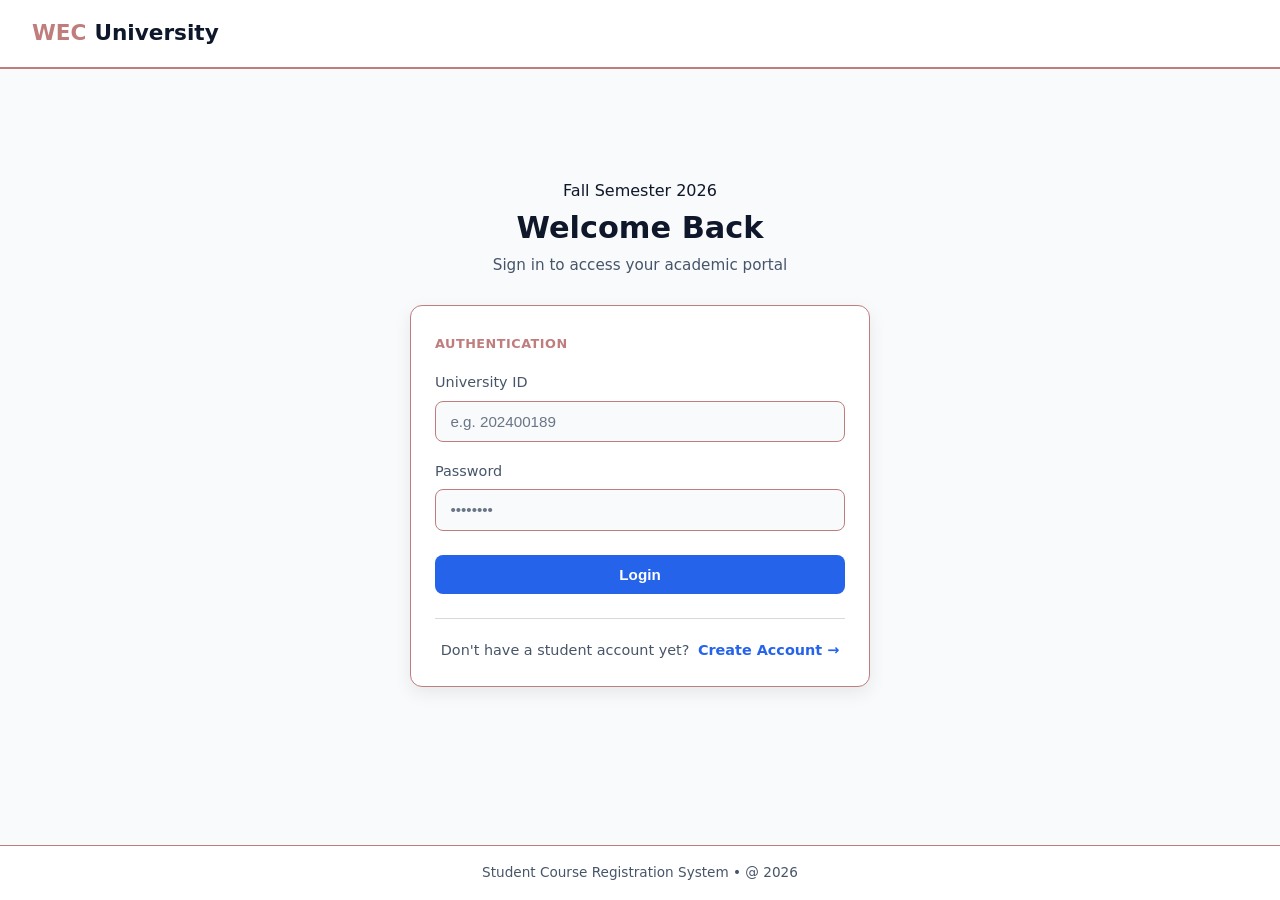
<file: index.html>
<!doctype html>
<html lang="en">
  <head>
    <meta charset="UTF-8" />
    <meta name="viewport" content="width=device-width, initial-scale=1.0" />

    <title>WEC | System Login</title>

    <link rel="stylesheet" href="css/style.css" />
  </head>

  <body>
    <!-- Navigation Bar -->
    <nav class="navbar">
      <a href="index.html" class="brand"> <span>WEC</span>University </a>
    </nav>

    <!-- Main Content -->
    <main class="container auth-main">
      <div class="auth-wrapper">
        <div class="auth-heading">
          <span class="badge badge-accent"> Fall Semester 2026 </span>

          <h1 class="auth-title">Welcome Back</h1>

          <p class="auth-description">Sign in to access your academic portal</p>
        </div>

        <section class="card">
          <div class="card-header">
            <div>
              <span class="card-subtitle"> AUTHENTICATION </span>
            </div>
          </div>

          <form action="student-dashboard.html" method="get">
            <div class="form-group">
              <label for="login-id">University ID</label>

              <input
                type="text"
                id="login-id"
                class="form-control"
                placeholder="e.g. 202400189"
                required
              />
            </div>

            <div class="form-group">
              <label for="login-pass">Password</label>

              <input
                type="password"
                id="login-pass"
                class="form-control"
                placeholder="••••••••"
                required
              />
            </div>

            <div class="auth-actions">
              <button type="submit" class="btn btn-primary btn-block">
                Login
              </button>
            </div>
          </form>

          <div class="auth-bottom">
            Don't have a student account yet?

            <a href="register.html" class="auth-register-link">
              Create Account &rarr;
            </a>
          </div>
        </section>
      </div>
    </main>

    <footer>Student Course Registration System &bull; @ 2026</footer>

    <script src="app.js"></script>
  </body>
</html>
</file>
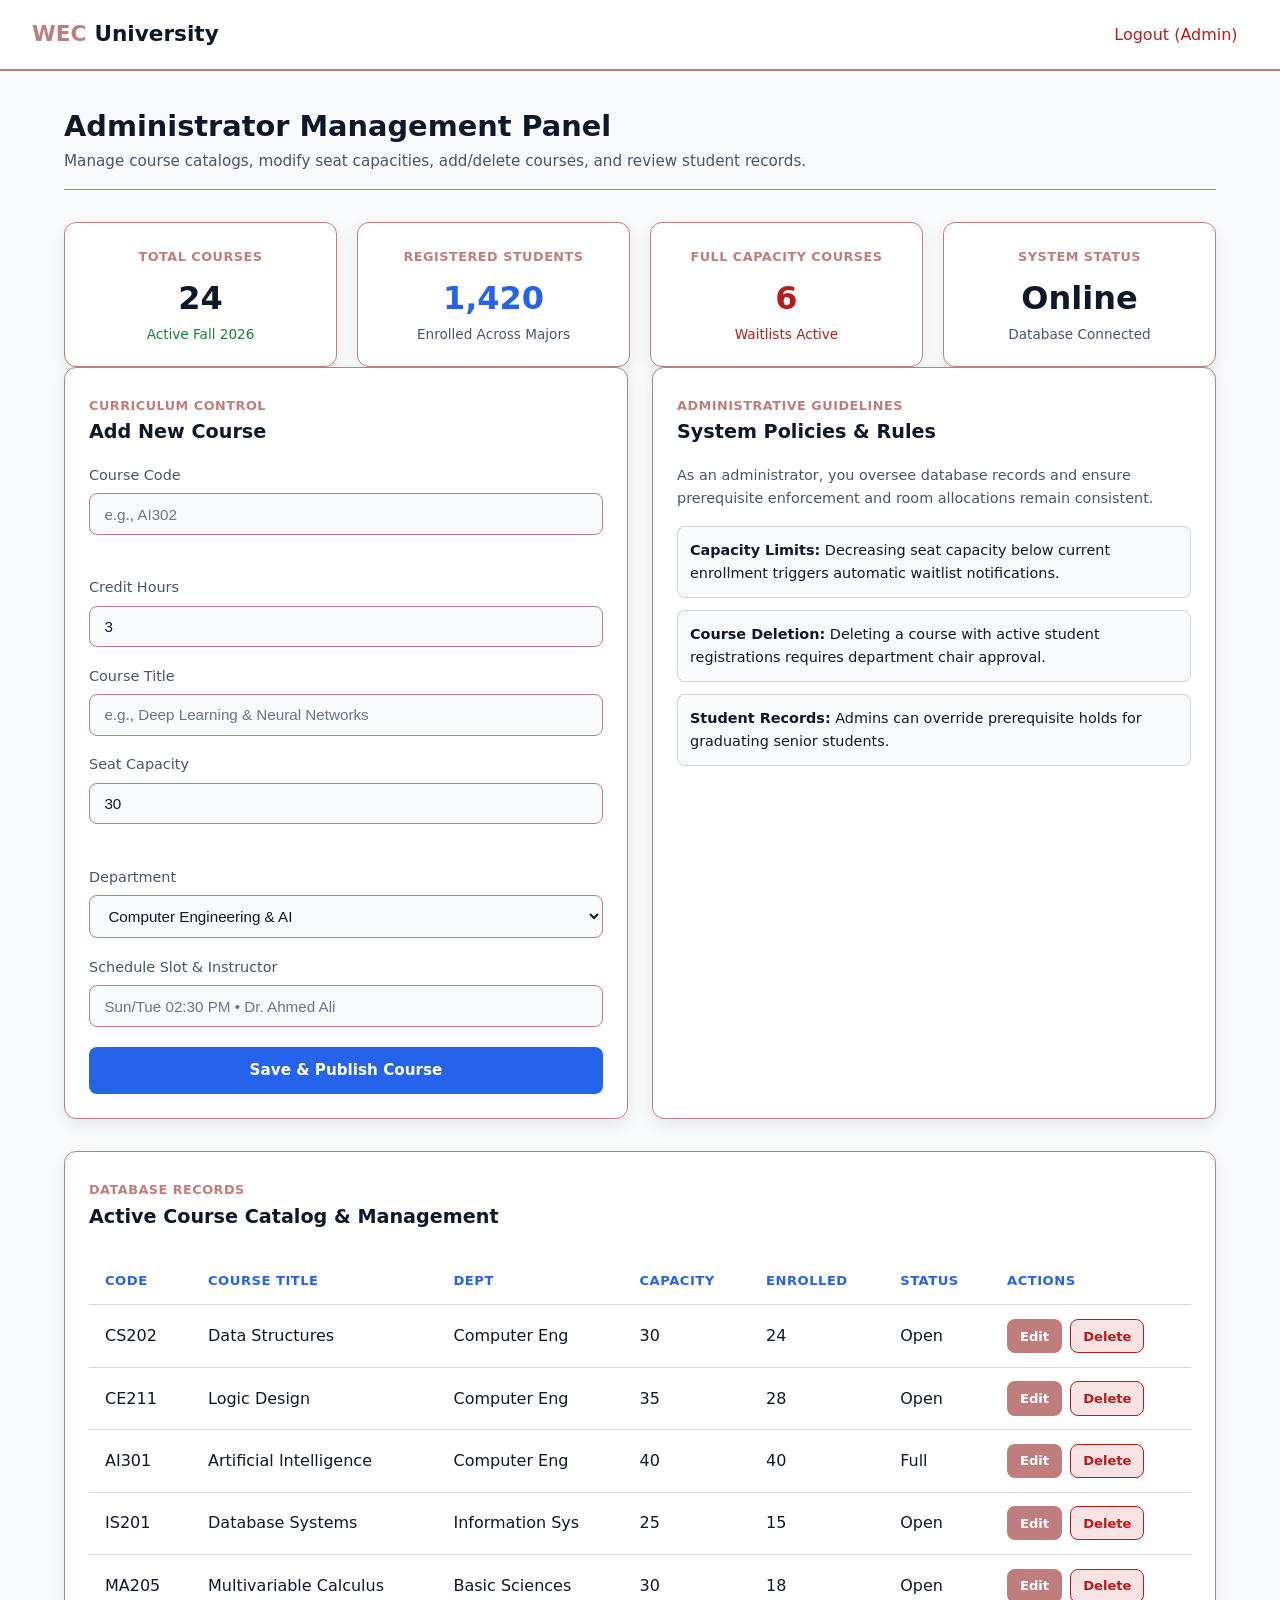
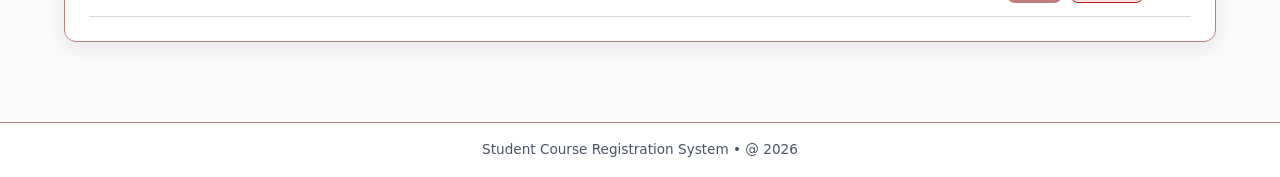
<file: admin-dashboard.html>
<!doctype html>
<html lang="en">
  <head>
    <meta charset="UTF-8" />
    <meta name="viewport" content="width=device-width, initial-scale=1.0" />
    <title>WEC | Admin Dashboard</title>
    <link rel="stylesheet" href="css/style.css" />
  </head>
  <body>
    <nav class="navbar">
      <a href="admin-dashboard.html" class="brand">
        <span>WEC</span>University
      </a>
      <div class="nav-links">
        <a href="index.html" class="logout-link">Logout (Admin)</a>
      </div>
    </nav>
    <main class="container">
      <div class="page-header">
        <div>
          <h1>Administrator Management Panel</h1>
          <p>
            Manage course catalogs, modify seat capacities, add/delete courses,
            and review student records.
          </p>
        </div>
      </div>
      <div class="grid-4 admin-kpi-grid">
        <div class="card admin-kpi-card">
          <span class="card-subtitle">TOTAL COURSES</span>
          <h2 class="admin-kpi-value">24</h2>
          <p class="admin-kpi-description admin-kpi-success">
            Active Fall 2026
          </p>
        </div>
        <div class="card admin-kpi-card">
          <span class="card-subtitle">REGISTERED STUDENTS</span>
          <h2 class="admin-kpi-value admin-kpi-primary">1,420</h2>
          <p class="admin-kpi-description text-muted">Enrolled Across Majors</p>
        </div>
        <div class="card admin-kpi-card">
          <span class="card-subtitle">FULL CAPACITY COURSES</span>
          <h2 class="admin-kpi-value admin-kpi-danger">6</h2>
          <p class="admin-kpi-description admin-kpi-danger">Waitlists Active</p>
        </div>
        <div class="card admin-kpi-card">
          <span class="card-subtitle">SYSTEM STATUS</span>
          <h2 class="admin-kpi-status">Online</h2>
          <p class="admin-kpi-description text-muted">Database Connected</p>
        </div>
      </div>
      <div class="grid-2 admin-management-grid">
        <section class="card" id="add-course-form">
          <div class="card-header">
            <div>
              <span class="card-subtitle">CURRICULUM CONTROL</span>
              <h2 class="card-title">Add New Course</h2>
            </div>
          </div>
          <form action="#course-added-success">
            <div class="grid-2 form-grid">
              <div class="form-group">
                <label for="new-code">Course Code</label>
                <input
                  type="text"
                  id="new-code"
                  class="form-control"
                  placeholder="e.g., AI302"
                  required
                />
              </div>
              <div class="form-group">
                <label for="new-credits">Credit Hours</label>
                <input
                  type="number"
                  id="new-credits"
                  class="form-control"
                  value="3"
                  min="1"
                  max="4"
                  required
                />
              </div>
            </div>
            <div class="form-group">
              <label for="new-title">Course Title</label>
              <input
                type="text"
                id="new-title"
                class="form-control"
                placeholder="e.g., Deep Learning & Neural Networks"
                required
              />
            </div>
            <div class="grid-2 form-grid">
              <div class="form-group">
                <label for="new-capacity">Seat Capacity</label>
                <input
                  type="number"
                  id="new-capacity"
                  class="form-control"
                  value="30"
                  min="10"
                  max="100"
                  required
                />
              </div>
              <div class="form-group">
                <label for="new-dept">Department</label>
                <select id="new-dept" class="form-control">
                  <option>Computer Engineering & AI</option>
                  <option>Computer Science</option>
                  <option>Information Systems</option>
                </select>
              </div>
            </div>
            <div class="form-group">
              <label for="new-schedule">Schedule Slot & Instructor</label>
              <input
                type="text"
                id="new-schedule"
                class="form-control"
                placeholder="Sun/Tue 02:30 PM &bull; Dr. Ahmed Ali"
                required
              />
            </div>
            <a
              href="#course-added-success"
              class="btn btn-primary btn-block admin-save-button"
            >
              Save & Publish Course
            </a>
          </form>
        </section>
        <section class="card">
          <div class="card-header">
            <div>
              <span class="card-subtitle">ADMINISTRATIVE GUIDELINES</span>
              <h2 class="card-title">System Policies & Rules</h2>
            </div>
          </div>
          <p class="admin-policy-intro">
            As an administrator, you oversee database records and ensure
            prerequisite enforcement and room allocations remain consistent.
          </p>
          <ul class="admin-policy-list">
            <li class="admin-policy-item">
              <strong>Capacity Limits:</strong>
              Decreasing seat capacity below current enrollment triggers
              automatic waitlist notifications.
            </li>
            <li class="admin-policy-item">
              <strong>Course Deletion:</strong>
              Deleting a course with active student registrations requires
              department chair approval.
            </li>
            <li class="admin-policy-item">
              <strong>Student Records:</strong>
              Admins can override prerequisite holds for graduating senior
              students.
            </li>
          </ul>
        </section>
      </div>
      <section class="card">
        <div class="card-header">
          <div>
            <span class="card-subtitle">DATABASE RECORDS</span>
            <h2 class="card-title">Active Course Catalog & Management</h2>
          </div>
        </div>
        <div class="table-wrapper">
          <table>
            <thead>
              <tr>
                <th>Code</th>
                <th>Course Title</th>
                <th>Dept</th>
                <th>Capacity</th>
                <th>Enrolled</th>
                <th>Status</th>
                <th>Actions</th>
              </tr>
            </thead>
            <tbody>
              <tr>
                <td>CS202</td>
                <td>Data Structures</td>
                <td>Computer Eng</td>
                <td>30</td>
                <td>24</td>
                <td><span>Open</span></td>
                <td>
                  <div class="admin-table-actions">
                    <a
                      href="#edit-modal"
                      class="btn btn-secondary admin-table-button"
                      >Edit</a
                    >
                    <a
                      href="#delete-modal"
                      class="btn btn-danger admin-table-button"
                      >Delete</a
                    >
                  </div>
                </td>
              </tr>
              <tr>
                <td>CE211</td>
                <td>Logic Design</td>
                <td>Computer Eng</td>
                <td>35</td>
                <td>28</td>
                <td><span>Open</span></td>
                <td>
                  <div class="admin-table-actions">
                    <a
                      href="#edit-modal"
                      class="btn btn-secondary admin-table-button"
                      >Edit</a
                    >
                    <a
                      href="#delete-modal"
                      class="btn btn-danger admin-table-button"
                      >Delete</a
                    >
                  </div>
                </td>
              </tr>
              <tr>
                <td>AI301</td>
                <td>Artificial Intelligence</td>
                <td>Computer Eng</td>
                <td>40</td>
                <td>40</td>
                <td><span>Full</span></td>
                <td>
                  <div class="admin-table-actions">
                    <a
                      href="#edit-modal"
                      class="btn btn-secondary admin-table-button"
                      >Edit</a
                    >
                    <a
                      href="#delete-modal"
                      class="btn btn-danger admin-table-button"
                      >Delete</a
                    >
                  </div>
                </td>
              </tr>
              <tr>
                <td>IS201</td>
                <td>Database Systems</td>
                <td>Information Sys</td>
                <td>25</td>
                <td>15</td>
                <td><span>Open</span></td>
                <td>
                  <div class="admin-table-actions">
                    <a
                      href="#edit-modal"
                      class="btn btn-secondary admin-table-button"
                      >Edit</a
                    >
                    <a
                      href="#delete-modal"
                      class="btn btn-danger admin-table-button"
                      >Delete</a
                    >
                  </div>
                </td>
              </tr>
              <tr>
                <td>MA205</td>
                <td>Multivariable Calculus</td>
                <td>Basic Sciences</td>
                <td>30</td>
                <td>18</td>
                <td><span>Open</span></td>
                <td>
                  <div class="admin-table-actions">
                    <a
                      href="#edit-modal"
                      class="btn btn-secondary admin-table-button"
                      >Edit</a
                    >
                    <a
                      href="#delete-modal"
                      class="btn btn-danger admin-table-button"
                      >Delete</a
                    >
                  </div>
                </td>
              </tr>
            </tbody>
          </table>
        </div>
      </section>
    </main>
    <div id="course-added-success" class="modal-overlay">
      <div class="modal-box">
        <span class="-open modal-">Database Updated</span>
        <h3>Course Successfully Added</h3>
        <p>
          The new course has been registered in the system catalog and is now
          available for student registration.
        </p>
        <div class="modal-actions modal-actions-center">
          <a href="admin-dashboard.html" class="btn btn-primary">OK</a>
        </div>
      </div>
    </div>
    <div id="edit-modal" class="modal-overlay">
      <div class="modal-box admin-modal-left">
        <h3 class="admin-modal-title">Edit Course Record</h3>
        <div class="form-group">
          <label>Update Course Capacity</label>
          <input type="number" class="form-control" value="35" />
        </div>
        <div class="form-group">
          <label>Update Instructor</label>
          <input type="text" class="form-control" value="Dr. Tarek Ahmed" />
        </div>
        <div class="modal-actions modal-actions-end">
          <a href="admin-dashboard.html" class="btn btn-primary"
            >Save Changes</a
          >
          <a href="#" class="btn btn-secondary">Cancel</a>
        </div>
      </div>
    </div>
    <div id="delete-modal" class="modal-overlay">
      <div class="modal-box">
        <span class="-full modal-">Critical Action</span>
        <h3>Delete Course Record?</h3>
        <p>
          Are you sure you want to remove this course from the database? This
          will unenroll any registered students.
        </p>
        <div class="modal-actions modal-actions-center">
          <a href="admin-dashboard.html" class="btn btn-danger">Yes, Delete</a>
          <a href="#" class="btn btn-secondary">Cancel</a>
        </div>
      </div>
    </div>
    <footer>Student Course Registration System &bull; &commat; 2026</footer>
  </body>
</html>
</file>
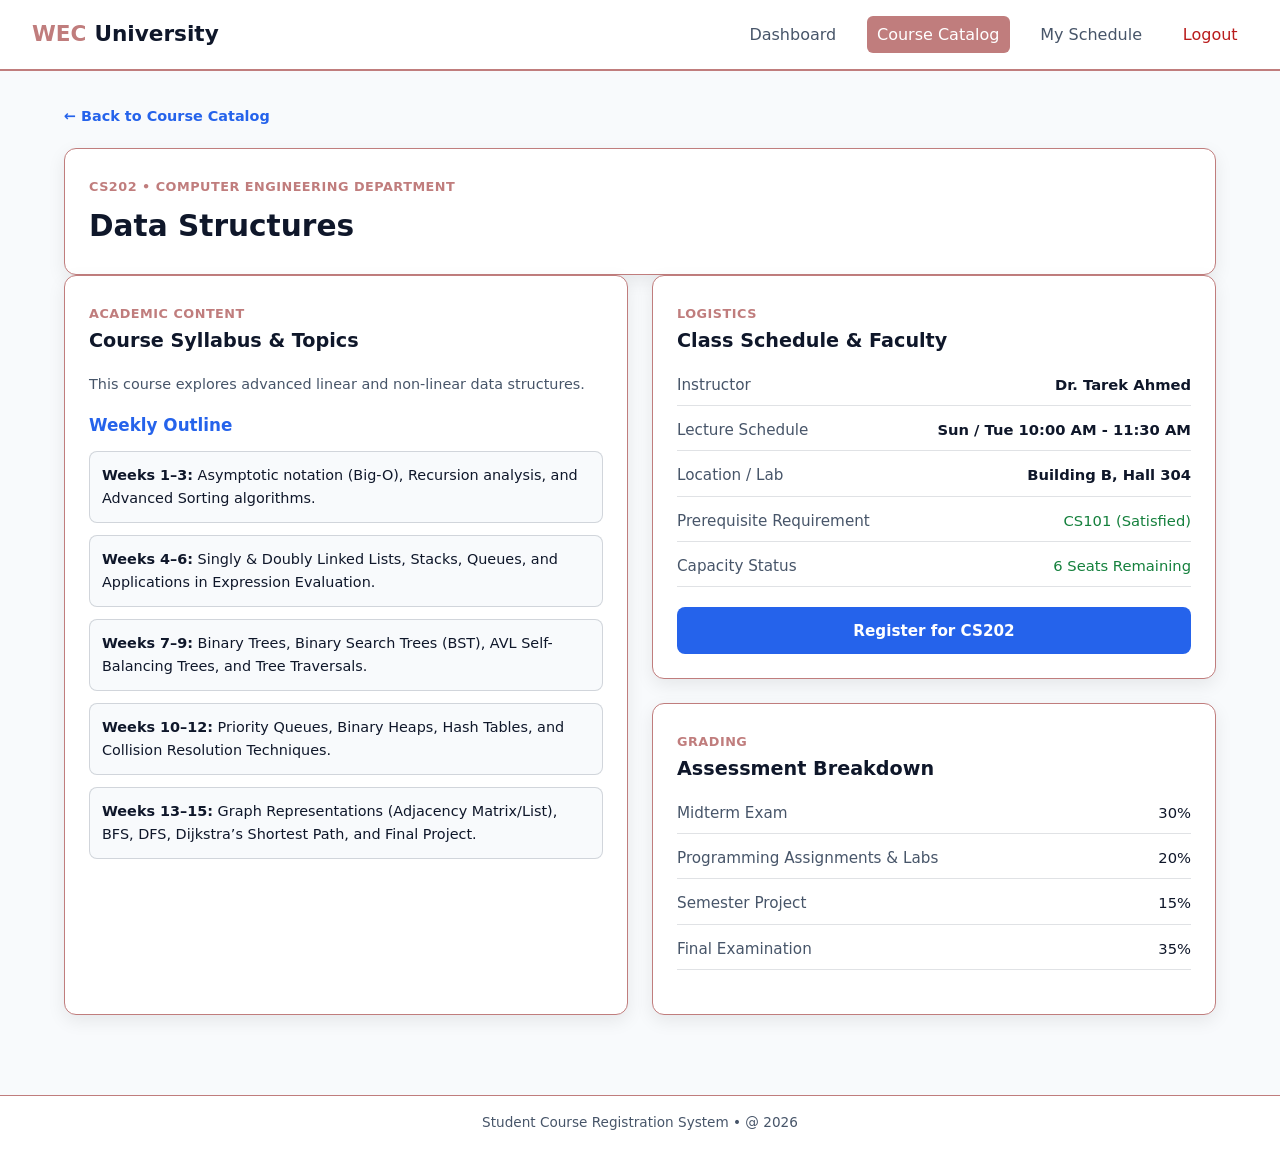
<file: course-details.html>
<!doctype html>
<html lang="en">
  <head>
    <meta charset="UTF-8" />
    <meta name="viewport" content="width=device-width, initial-scale=1.0" />
    <title>WEC | Course Details</title>
    <link rel="stylesheet" href="css/style.css" />
  </head>
  <body>
    <nav class="navbar">
      <a href="student-dashboard.html" class="brand">
        <span>WEC</span>University
      </a>
      <div class="nav-links">
        <a href="student-dashboard.html">Dashboard</a>
        <a href="courses.html" class="active">Course Catalog</a>
        <a href="schedule.html">My Schedule</a>
        <a href="index.html" class="logout-link">Logout</a>
      </div>
    </nav>
    <main class="container">
      <div class="course-breadcrumb">
        <a href="courses.html" class="back-link">
          &larr; Back to Course Catalog
        </a>
      </div>
      <div class="card course-header-card">
        <div class="course-header-layout">
          <div>
            <span class="card-subtitle">
              CS202 &bull; Computer Engineering Department
            </span>
            <h1 class="course-title">Data Structures</h1>
          </div>
          <div class="course-badges"></div>
        </div>
      </div>
      <div class="grid-2">
        <section class="card">
          <div class="card-header">
            <div>
              <span class="card-subtitle">ACADEMIC CONTENT</span>
              <h2 class="card-title">Course Syllabus & Topics</h2>
            </div>
          </div>
          <p class="syllabus-intro">
            This course explores advanced linear and non-linear data structures.
          </p>
          <h3 class="syllabus-heading">Weekly Outline</h3>
          <ul class="syllabus-list">
            <li class="syllabus-item">
              <strong>Weeks 1–3:</strong>
              Asymptotic notation (Big-O), Recursion analysis, and Advanced
              Sorting algorithms.
            </li>
            <li class="syllabus-item">
              <strong>Weeks 4–6:</strong>
              Singly & Doubly Linked Lists, Stacks, Queues, and Applications in
              Expression Evaluation.
            </li>
            <li class="syllabus-item">
              <strong>Weeks 7–9:</strong>
              Binary Trees, Binary Search Trees (BST), AVL Self-Balancing Trees,
              and Tree Traversals.
            </li>
            <li class="syllabus-item">
              <strong>Weeks 10–12:</strong>
              Priority Queues, Binary Heaps, Hash Tables, and Collision
              Resolution Techniques.
            </li>
            <li class="syllabus-item">
              <strong>Weeks 13–15:</strong>
              Graph Representations (Adjacency Matrix/List), BFS, DFS,
              Dijkstra’s Shortest Path, and Final Project.
            </li>
          </ul>
        </section>
        <div class="course-details-sidebar">
          <section class="card">
            <div class="card-header">
              <div>
                <span class="card-subtitle">LOGISTICS</span>
                <h2 class="card-title">Class Schedule & Faculty</h2>
              </div>
            </div>
            <div class="course-logistics">
              <div class="course-detail-row">
                <span class="text-muted">Instructor</span>
                <span class="detail-value">Dr. Tarek Ahmed</span>
              </div>
              <div class="course-detail-row">
                <span class="text-muted">Lecture Schedule</span>
                <span class="detail-value">Sun / Tue 10:00 AM - 11:30 AM</span>
              </div>
              <div class="course-detail-row">
                <span class="text-muted">Location / Lab</span>
                <span class="detail-value">Building B, Hall 304</span>
              </div>
              <div class="course-detail-row">
                <span class="text-muted">Prerequisite Requirement</span>
                <span class="detail-success">CS101 (Satisfied)</span>
              </div>
              <div class="course-detail-row">
                <span class="text-muted">Capacity Status</span>
                <span class="detail-success">6 Seats Remaining</span>
              </div>
            </div>
            <a href="#register-confirm-modal" class="btn btn-primary btn-block">
              Register for CS202
            </a>
          </section>
          <section class="card">
            <div class="card-header">
              <div>
                <span class="card-subtitle">GRADING</span>
                <h2 class="card-title">Assessment Breakdown</h2>
              </div>
            </div>
            <div class="course-assessment-list">
              <div class="course-assessment-row">
                <span class="text-muted">Midterm Exam</span>
                <span>30%</span>
              </div>
              <div class="course-assessment-row">
                <span class="text-muted">Programming Assignments & Labs</span>
                <span>20%</span>
              </div>
              <div class="course-assessment-row">
                <span class="text-muted">Semester Project</span>
                <span>15%</span>
              </div>
              <div class="course-assessment-row">
                <span class="text-muted">Final Examination</span>
                <span>35%</span>
              </div>
            </div>
          </section>
        </div>
      </div>
    </main>
    <footer>Student Course Registration System &bull; &commat; 2026</footer>
  </body>
</html>
</file>
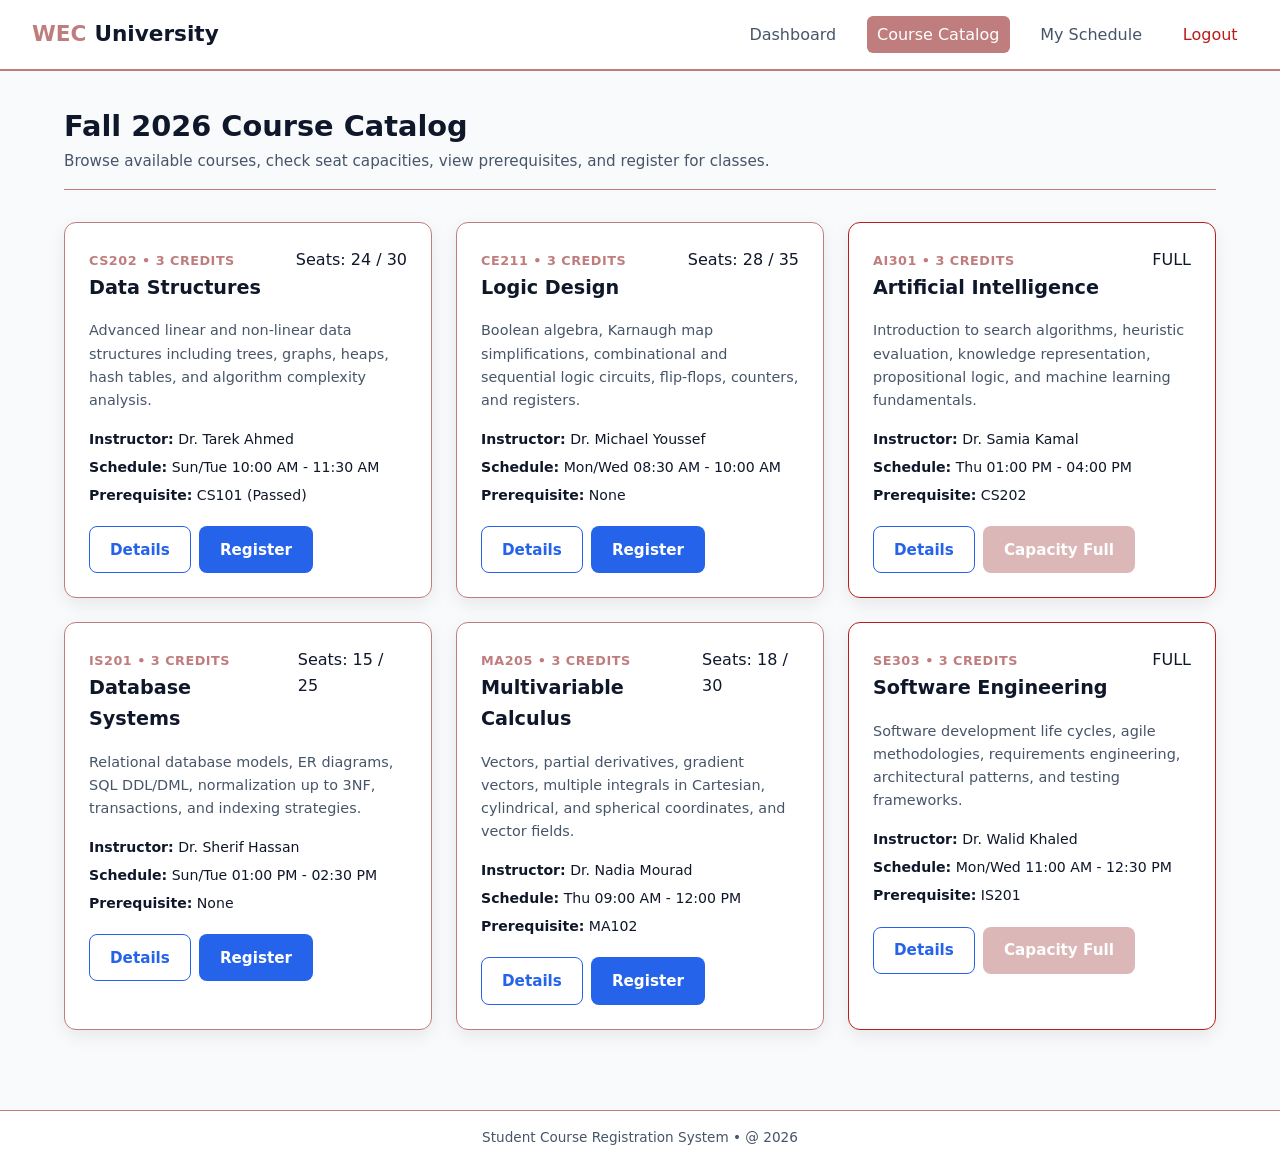
<file: courses.html>
<!doctype html>
<html lang="en">
  <head>
    <meta charset="UTF-8" />
    <meta name="viewport" content="width=device-width, initial-scale=1.0" />
    <title>WEC | Course Catalog</title>
    <link rel="stylesheet" href="css/style.css" />
  </head>
  <body>
    <nav class="navbar">
      <a href="student-dashboard.html" class="brand">
        <span>WEC</span>University
      </a>
      <div class="nav-links">
        <a href="student-dashboard.html">Dashboard</a>
        <a href="courses.html" class="active">Course Catalog</a>
        <a href="schedule.html">My Schedule</a>
        <a href="index.html" class="logout-link">Logout</a>
      </div>
    </nav>
    <main class="container">
      <div class="page-header">
        <div>
          <h1>Fall 2026 Course Catalog</h1>
          <p>
            Browse available courses, check seat capacities, view prerequisites,
            and register for classes.
          </p>
        </div>
      </div>
      <div class="grid-3">
        <div class="card">
          <div class="card-header">
            <div>
              <span class="card-subtitle">CS202 &bull; 3 Credits</span>
              <h3 class="card-title">Data Structures</h3>
            </div>
            <span >Seats: 24 / 30</span>
          </div>
          <p class="course-description">
            Advanced linear and non-linear data structures including trees,
            graphs, heaps, hash tables, and algorithm complexity analysis.
          </p>
          <div class="course-info">
            <div><strong>Instructor:</strong> Dr. Tarek Ahmed</div>
            <div><strong>Schedule:</strong> Sun/Tue 10:00 AM - 11:30 AM</div>
            <div><strong>Prerequisite:</strong> CS101 (Passed)</div>
          </div>
          <div class="course-actions">
            <a href="course-details.html" class="btn btn-outline">Details</a>
            <a href="#registered-success" class="btn btn-primary">Register</a>
          </div>
        </div>
        <div class="card">
          <div class="card-header">
            <div>
              <span class="card-subtitle">CE211 &bull; 3 Credits</span>
              <h3 class="card-title">Logic Design</h3>
            </div>
            <span >Seats: 28 / 35</span>
          </div>
          <p class="course-description">
            Boolean algebra, Karnaugh map simplifications, combinational and
            sequential logic circuits, flip-flops, counters, and registers.
          </p>
          <div class="course-info">
            <div><strong>Instructor:</strong> Dr. Michael Youssef</div>
            <div><strong>Schedule:</strong> Mon/Wed 08:30 AM - 10:00 AM</div>
            <div><strong>Prerequisite:</strong> None</div>
          </div>
          <div class="course-actions">
            <a href="course-details.html" class="btn btn-outline">Details</a>
            <a href="#registered-success" class="btn btn-primary">Register</a>
          </div>
        </div>
        <div class="card course-full">
          <div class="card-header">
            <div>
              <span class="card-subtitle">AI301 &bull; 3 Credits</span>
              <h3 class="card-title">Artificial Intelligence</h3>
            </div>
            <span >FULL</span>
          </div>
          <p class="course-description">
            Introduction to search algorithms, heuristic evaluation, knowledge
            representation, propositional logic, and machine learning
            fundamentals.
          </p>
          <div class="course-info">
            <div><strong>Instructor:</strong> Dr. Samia Kamal</div>
            <div><strong>Schedule:</strong> Thu 01:00 PM - 04:00 PM</div>
            <div><strong>Prerequisite:</strong> CS202</div>
          </div>
          <div class="course-actions">
            <a href="course-details.html" class="btn btn-outline">Details</a>
            <span class="btn btn-disabled">Capacity Full</span>
          </div>
        </div>
        <div class="card">
          <div class="card-header">
            <div>
              <span class="card-subtitle">IS201 &bull; 3 Credits</span>
              <h3 class="card-title">Database Systems</h3>
            </div>
            <span >Seats: 15 / 25</span>
          </div>
          <p class="course-description">
            Relational database models, ER diagrams, SQL DDL/DML, normalization
            up to 3NF, transactions, and indexing strategies.
          </p>
          <div class="course-info">
            <div><strong>Instructor:</strong> Dr. Sherif Hassan</div>
            <div><strong>Schedule:</strong> Sun/Tue 01:00 PM - 02:30 PM</div>
            <div><strong>Prerequisite:</strong> None</div>
          </div>
          <div class="course-actions">
            <a href="course-details.html" class="btn btn-outline">Details</a>
            <a href="#registered-success" class="btn btn-primary">Register</a>
          </div>
        </div>
        <div class="card">
          <div class="card-header">
            <div>
              <span class="card-subtitle">MA205 &bull; 3 Credits</span>
              <h3 class="card-title">Multivariable Calculus</h3>
            </div>
            <span >Seats: 18 / 30</span>
          </div>
          <p class="course-description">
            Vectors, partial derivatives, gradient vectors, multiple integrals
            in Cartesian, cylindrical, and spherical coordinates, and vector
            fields.
          </p>
          <div class="course-info">
            <div><strong>Instructor:</strong> Dr. Nadia Mourad</div>
            <div><strong>Schedule:</strong> Thu 09:00 AM - 12:00 PM</div>
            <div><strong>Prerequisite:</strong> MA102</div>
          </div>
          <div class="course-actions">
            <a href="course-details.html" class="btn btn-outline">Details</a>
            <a href="#registered-success" class="btn btn-primary">Register</a>
          </div>
        </div>
        <div class="card course-full">
          <div class="card-header">
            <div>
              <span class="card-subtitle">SE303 &bull; 3 Credits</span>
              <h3 class="card-title">Software Engineering</h3>
            </div>
            <span >FULL</span>
          </div>
          <p class="course-description">
            Software development life cycles, agile methodologies, requirements
            engineering, architectural patterns, and testing frameworks.
          </p>
          <div class="course-info">
            <div><strong>Instructor:</strong> Dr. Walid Khaled</div>
            <div><strong>Schedule:</strong> Mon/Wed 11:00 AM - 12:30 PM</div>
            <div><strong>Prerequisite:</strong> IS201</div>
          </div>
          <div class="course-actions">
            <a href="course-details.html" class="btn btn-outline">Details</a>
            <span class="btn btn-disabled">Capacity Full</span>
          </div>
        </div>
      </div>
    </main>
    <div id="registered-success" class="modal-overlay">
      <div class="modal-box">
        <span class=" -open onfirmed</span>
        <h3>Registration Successful!</h3>
        <p>
          The system verified seat availability and successfully added the
          course to your semester schedule.
        </p>
        <div class="modal-actions">
          <a href="schedule.html" class="btn btn-primary">View Timetable</a>
          <a href="courses.html" class="btn btn-secondary">Back to Catalog</a>
        </div>
      </div>
    </div>
    <footer>Student Course Registration System &bull; &commat; 2026</footer>
  </body>
</html>
</file>
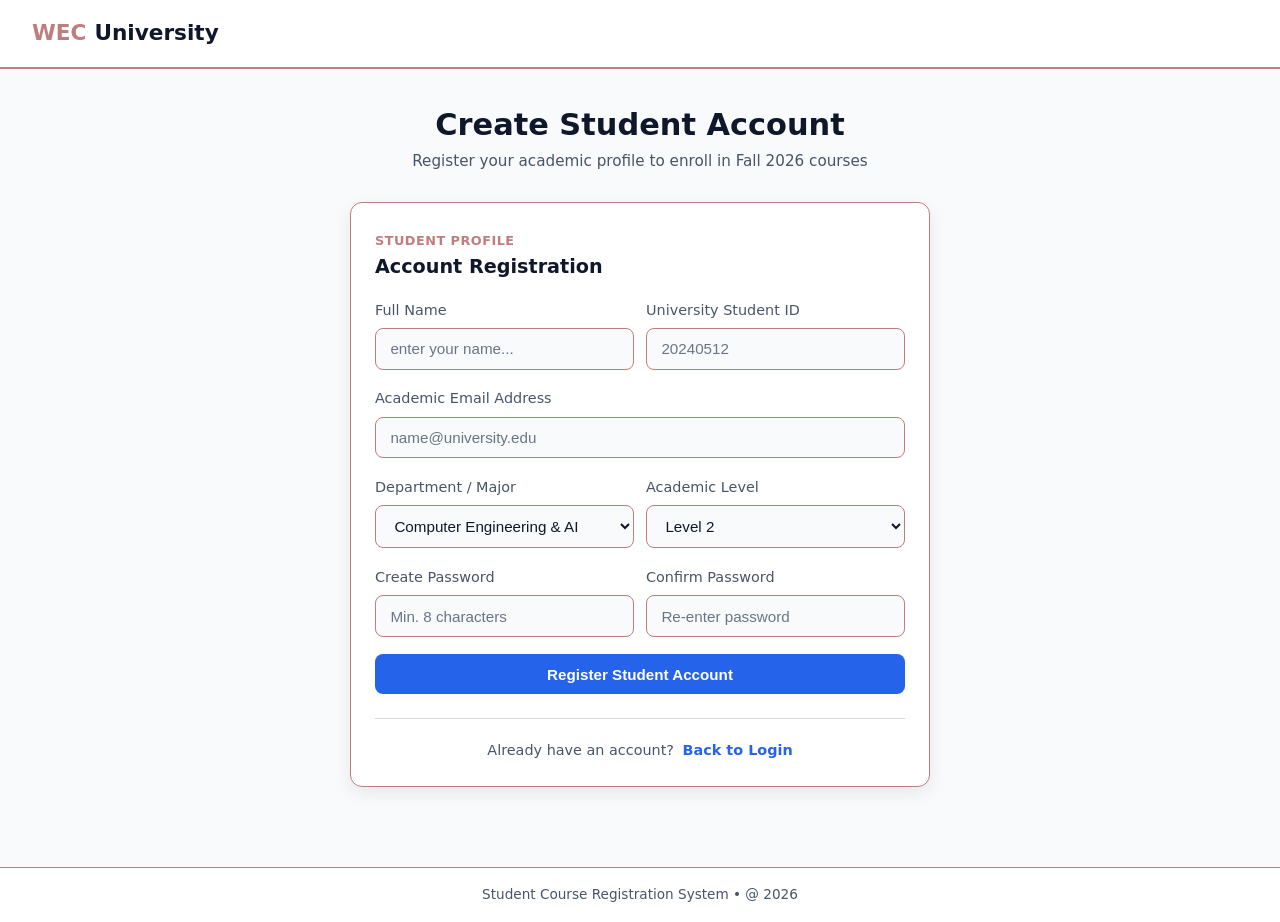
<file: register.html>
<!doctype html>
<html lang="en">
  <head>
    <meta charset="UTF-8" />
    <meta name="viewport" content="width=device-width, initial-scale=1.0" />

    <title>WEC | Student Registration</title>

    <link rel="stylesheet" href="css/style.css" />
  </head>

  <body>
    <!-- Navigation Bar -->
    <nav class="navbar">
      <a href="index.html" class="brand"> <span>WEC</span>University </a>
    </nav>

    <!-- Main Content -->
    <main class="container auth-main">
      <div class="register-wrapper">
        <div class="auth-heading">
          <h1 class="auth-title">Create Student Account</h1>

          <p class="auth-description">
            Register your academic profile to enroll in Fall 2026 courses
          </p>
        </div>

        <section class="card">
          <div class="card-header">
            <div>
              <span class="card-subtitle">STUDENT PROFILE</span>
              <h2 class="card-title">Account Registration</h2>
            </div>
          </div>

          <form action="#account-created">
            <div class="grid-2">
              <div class="form-group">
                <label for="reg-name">Full Name</label>

                <input
                  type="text"
                  id="reg-name"
                  class="form-control"
                  placeholder="enter your name..."
                  required
                />
              </div>

              <div class="form-group">
                <label for="reg-id">University Student ID</label>

                <input
                  type="text"
                  id="reg-id"
                  class="form-control"
                  placeholder="20240512"
                  required
                />
              </div>
            </div>

            <div class="form-group">
              <label for="reg-email">Academic Email Address</label>

              <input
                type="email"
                id="reg-email"
                class="form-control"
                placeholder="name@university.edu"
                required
              />
            </div>

            <div class="grid-2">
              <div class="form-group">
                <label for="reg-dept">Department / Major</label>

                <select id="reg-dept" class="form-control">
                  <option>Computer Engineering & AI</option>
                  <option>Computer Science</option>
                  <option>Information Systems</option>
                  <option>Software Engineering</option>
                </select>
              </div>

              <div class="form-group">
                <label for="reg-level">Academic Level</label>

                <select id="reg-level" class="form-control">
                  <option>Level 1</option>
                  <option selected>Level 2</option>
                  <option>Level 3</option>
                  <option>Level 4</option>
                </select>
              </div>
            </div>

            <div class="grid-2">
              <div class="form-group">
                <label for="reg-pass">Create Password</label>

                <input
                  type="password"
                  id="reg-pass"
                  class="form-control"
                  placeholder="Min. 8 characters"
                  required
                />
              </div>

              <div class="form-group">
                <label for="reg-confirm-pass">Confirm Password</label>

                <input
                  type="password"
                  id="reg-confirm-pass"
                  class="form-control"
                  placeholder="Re-enter password"
                  required
                />
              </div>
            </div>

            <button type="submit" class="btn btn-primary btn-block">
              Register Student Account
            </button>
          </form>

          <div class="auth-bottom">
            Already have an account?

            <a href="index.html" class="auth-register-link"> Back to Login </a>
          </div>
        </section>
      </div>
    </main>

    <footer>Student Course Registration System &bull; @ 2026</footer>

    <script src="app.js"></script>
  </body>
</html>
</file>
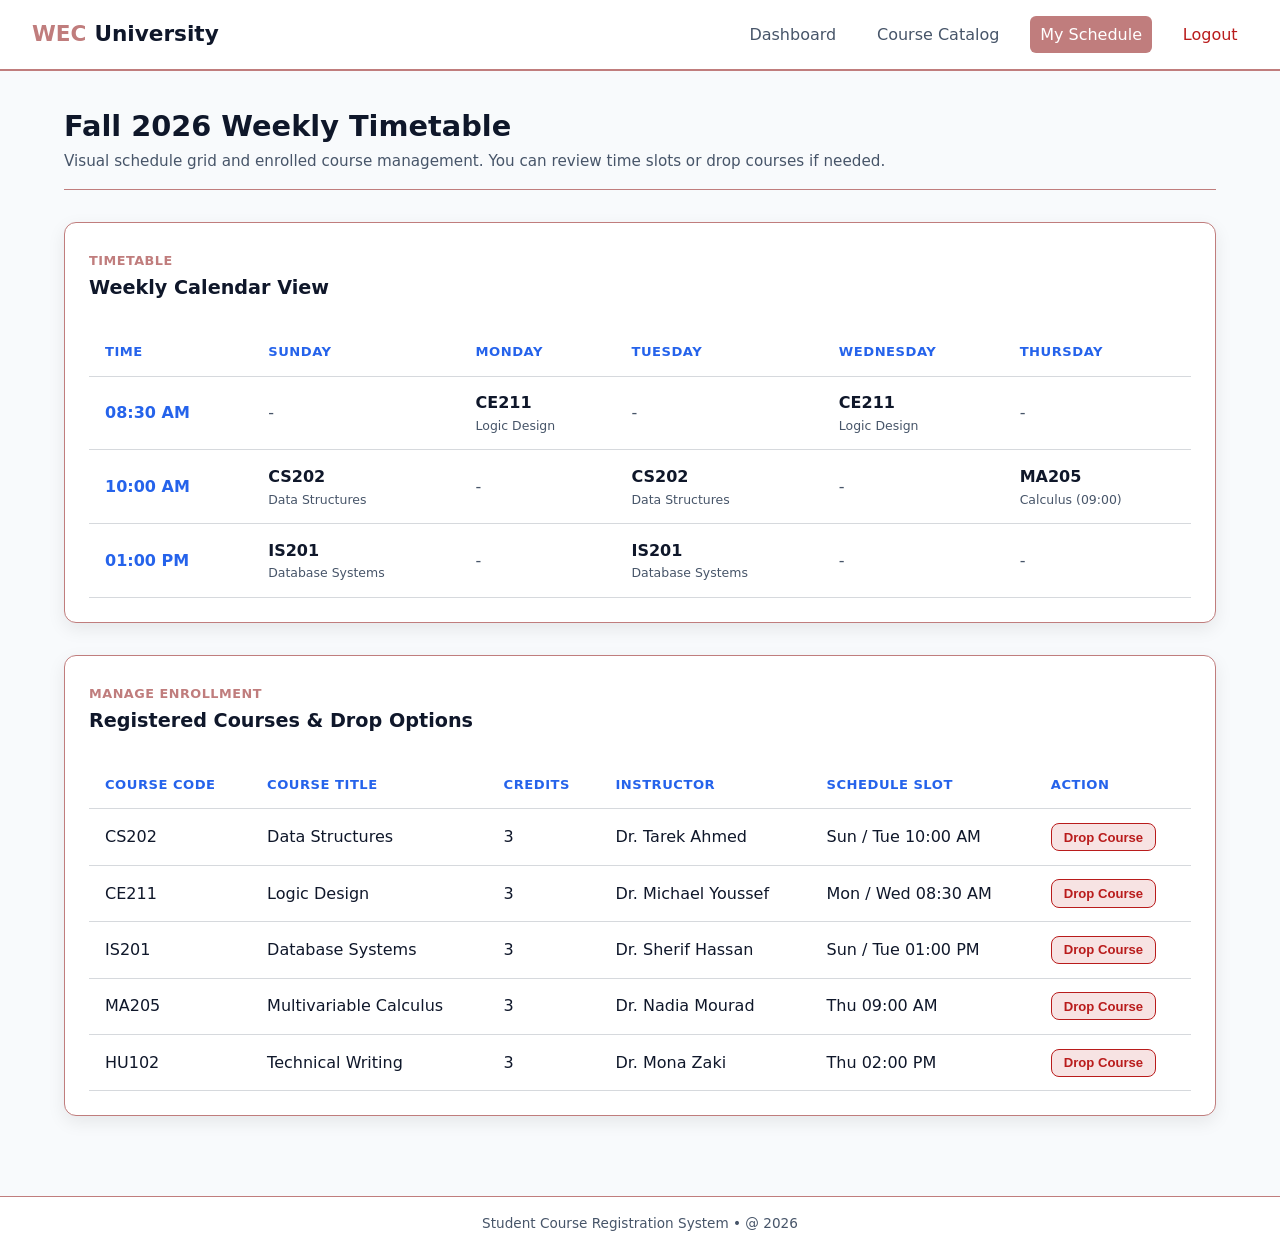
<file: schedule.html>
<!doctype html>
<html lang="en">
  <head>
    <meta charset="UTF-8" />
    <meta name="viewport" content="width=device-width, initial-scale=1.0" />
    <title>WEC | Weekly Timetable & Schedule</title>
    <link rel="stylesheet" href="css/style.css" />
  </head>
  <body>
    <nav class="navbar">
      <a href="student-dashboard.html" class="brand">
        <span>WEC</span>University
      </a>
      <div class="nav-links">
        <a href="student-dashboard.html">Dashboard</a>
        <a href="courses.html">Course Catalog</a>
        <a href="schedule.html" class="active">My Schedule</a>
        <a href="index.html" class="logout-link">Logout</a>
      </div>
    </nav>
    <main class="container">
      <div class="page-header">
        <div>
          <h1>Fall 2026 Weekly Timetable</h1>
          <p>
            Visual schedule grid and enrolled course management. You can review
            time slots or drop courses if needed.
          </p>
        </div>
      </div>
      <section class="card section-spacing">
        <div class="card-header">
          <div>
            <span class="card-subtitle">TIMETABLE</span>
            <h2 class="card-title">Weekly Calendar View</h2>
          </div>
        </div>
        <div class="table-wrapper">
          <table class="timetable">
            <thead>
              <tr>
                <th>Time</th>
                <th>Sunday</th>
                <th>Monday</th>
                <th>Tuesday</th>
                <th>Wednesday</th>
                <th>Thursday</th>
              </tr>
            </thead>
            <tbody>
              <tr>
                <td class="time-cell">08:30 AM</td>
                <td class="empty-cell">-</td>
                <td class="timetable-logic">
                  CE211
                  <span>Logic Design</span>
                </td>
                <td class="empty-cell">-</td>
                <td class="timetable-logic">
                  CE211
                  <span>Logic Design</span>
                </td>
                <td class="empty-cell">-</td>
              </tr>
              <tr>
                <td class="time-cell">10:00 AM</td>
                <td class="timetable-data">
                  CS202
                  <span>Data Structures</span>
                </td>
                <td class="empty-cell">-</td>
                <td class="timetable-data">
                  CS202
                  <span>Data Structures</span>
                </td>
                <td class="empty-cell">-</td>
                <td class="timetable-calculus">
                  MA205
                  <span>Calculus (09:00)</span>
                </td>
              </tr>
              <tr>
                <td class="time-cell">01:00 PM</td>
                <td class="timetable-database">
                  IS201
                  <span>Database Systems</span>
                </td>
                <td class="empty-cell">-</td>
                <td class="timetable-database">
                  IS201
                  <span>Database Systems</span>
                </td>
                <td class="empty-cell">-</td>
                <td class="empty-cell">-</td>
              </tr>
            </tbody>
          </table>
        </div>
      </section>
      <section class="card">
        <div class="card-header">
          <div>
            <span class="card-subtitle">MANAGE ENROLLMENT</span>
            <h2 class="card-title">Registered Courses & Drop Options</h2>
          </div>
        </div>
        <div class="table-wrapper">
          <table>
            <thead>
              <tr>
                <th>Course Code</th>
                <th>Course Title</th>
                <th>Credits</th>
                <th>Instructor</th>
                <th>Schedule Slot</th>
                <th>Action</th>
              </tr>
            </thead>
            <tbody>
              <tr>
                <td>CS202</td>
                <td>Data Structures</td>
                <td>3</td>
                <td>Dr. Tarek Ahmed</td>
                <td>Sun / Tue 10:00 AM</td>
                <td>
                  <button type="button" class="btn btn-danger drop-button">
                    Drop Course
                  </button>
                </td>
              </tr>
              <tr>
                <td>CE211</td>
                <td>Logic Design</td>
                <td>3</td>
                <td>Dr. Michael Youssef</td>
                <td>Mon / Wed 08:30 AM</td>
                <td>
                  <button type="button" class="btn btn-danger drop-button">
                    Drop Course
                  </button>
                </td>
              </tr>
              <tr>
                <td>IS201</td>
                <td>Database Systems</td>
                <td>3</td>
                <td>Dr. Sherif Hassan</td>
                <td>Sun / Tue 01:00 PM</td>
                <td>
                  <button type="button" class="btn btn-danger drop-button">
                    Drop Course
                  </button>
                </td>
              </tr>
              <tr>
                <td>MA205</td>
                <td>Multivariable Calculus</td>
                <td>3</td>
                <td>Dr. Nadia Mourad</td>
                <td>Thu 09:00 AM</td>
                <td>
                  <button type="button" class="btn btn-danger drop-button">
                    Drop Course
                  </button>
                </td>
              </tr>
              <tr>
                <td>HU102</td>
                <td>Technical Writing</td>
                <td>3</td>
                <td>Dr. Mona Zaki</td>
                <td>Thu 02:00 PM</td>
                <td>
                  <button type="button" class="btn btn-danger drop-button">
                    Drop Course
                  </button>
                </td>
              </tr>
            </tbody>
          </table>
        </div>
      </section>
    </main>

    <footer>Student Course Registration System &bull; &commat; 2026</footer>
  </body>
</html>
</file>
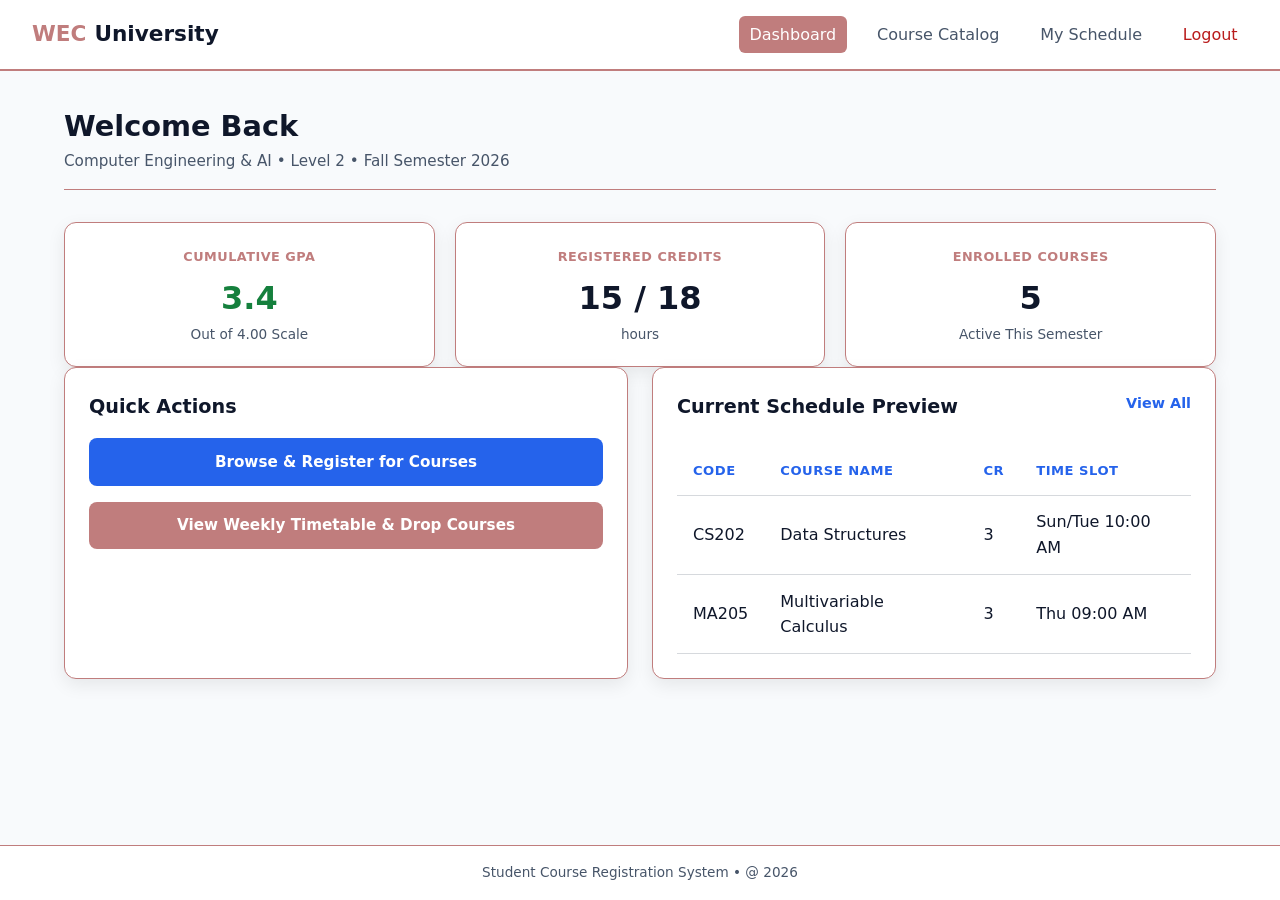
<file: student-dashboard.html>
<!doctype html>
<html lang="en">
  <head>
    <meta charset="UTF-8" />
    <meta name="viewport" content="width=device-width, initial-scale=1.0" />
    <title>WEC | Student Dashboard</title>
    <link rel="stylesheet" href="css/style.css" />
  </head>
  <body>
    <nav class="navbar">
      <a href="student-dashboard.html" class="brand">
        <span>WEC</span>University
      </a>
      <div class="nav-links">
        <a href="student-dashboard.html" class="active">Dashboard</a>
        <a href="courses.html">Course Catalog</a>
        <a href="schedule.html">My Schedule</a>
        <a href="index.html" class="logout-link">Logout</a>
      </div>
    </nav>
    <main class="container">
      <div class="page-header">
        <div>
          <h1>Welcome Back</h1>
          <p>
            Computer Engineering & AI &bull; Level 2 &bull; Fall Semester 2026
          </p>
        </div>
      </div>
      <div class="grid-4 dashboard-stats">
        <div class="card dashboard-stat-card">
          <span class="card-subtitle">CUMULATIVE GPA</span>
          <h2 class="stat-value stat-gpa">3.4</h2>
          <p class="stat-description">Out of 4.00 Scale</p>
        </div>
        <div class="card dashboard-stat-card">
          <span class="card-subtitle">REGISTERED CREDITS</span>
          <h2 class="stat-value">15 / 18</h2>
          <p class="stat-description">hours</p>
        </div>
        <div class="card dashboard-stat-card">
          <span class="card-subtitle">ENROLLED COURSES</span>
          <h2 class="stat-value">5</h2>
          <p class="stat-description">Active This Semester</p>
        </div>
      </div>
      <div class="grid-2">
        <section class="card">
          <div class="card-header">
            <div>
              <h2 class="card-title">Quick Actions</h2>
            </div>
          </div>
          <div class="quick-actions">
            <a href="courses.html" class="btn btn-primary action-link">
              <span>Browse & Register for Courses</span>
            </a>
            <a href="schedule.html" class="btn btn-secondary action-link">
              <span>View Weekly Timetable & Drop Courses</span>
            </a>
          </div>
        </section>
        <section class="card">
          <div class="card-header">
            <div>
              <h2 class="card-title">Current Schedule Preview</h2>
            </div>
            <a href="schedule.html" class="view-all-link">View All</a>
          </div>
          <div class="table-wrapper">
            <table>
              <thead>
                <tr>
                  <th>Code</th>
                  <th>Course Name</th>
                  <th>Cr</th>
                  <th>Time Slot</th>
                </tr>
              </thead>
              <tbody>
                <tr>
                  <td>CS202</td>
                  <td>Data Structures</td>
                  <td>3</td>
                  <td>Sun/Tue 10:00 AM</td>
                </tr>
                <tr>
                  <td>MA205</td>
                  <td>Multivariable Calculus</td>
                  <td>3</td>
                  <td>Thu 09:00 AM</td>
                </tr>
              </tbody>
            </table>
          </div>
        </section>
      </div>
    </main>
    <footer>Student Course Registration System &bull; &commat; 2026</footer>
  </body>
</html>
</file>
<file: css/style.css>
:root {
  --first-color: #f8fafc;
  --second-color: #ffffff;
  --third-color: #c07d7d;
  --fourth-color: #2563eb;
  --text-main: #0f172a;
  --text-muted: #475569;
  --status-open: #15803d;
  --status-full: #b91c1c;
  --status-warn: #b45309;
}

* {
  box-sizing: border-box;
  margin: 0;
  padding: 0;
}

a {
  color: inherit;
}

body {
  min-height: 100vh;
  display: flex;
  flex-direction: column;
  font-family:
    "Segoe UI",
    system-ui,
    -apple-system,
    sans-serif;
  background-color: var(--first-color);
  color: var(--text-main);
  line-height: 1.6;
}

.navbar {
  display: flex;
  justify-content: space-between;
  align-items: center;
  flex-wrap: wrap;
  gap: 1rem;
  padding: 1rem 2rem;
  background-color: var(--second-color);
  border-bottom: 2px solid var(--third-color);
}
.brand {
  display: flex;
  align-items: center;
  gap: 0.5rem;
  font-size: 1.35rem;
  font-weight: 700;
  text-decoration: none;
}
.brand span {
  color: var(--third-color);
}
.nav-links {
  display: flex;
  align-items: center;
  flex-wrap: wrap;
  gap: 1.25rem;
}
.nav-links a {
  padding: 0.35rem 0.65rem;
  border-radius: 6px;
  color: var(--text-muted);
  font-weight: 500;
  text-decoration: none;
  transition:
    background-color 0.2s ease,
    color 0.2s ease;
}
.nav-links a:hover,
.nav-links a.active {
  color: var(--second-color);
  background-color: var(--third-color);
}
.logout-link {
  color: var(--status-full) !important;
}

.container {
  width: 100%;
  max-width: 1200px;
  flex: 1;
  margin: 2rem auto;
  padding: 0 1.5rem;
}

.page-header {
  display: flex;
  justify-content: space-between;
  align-items: center;
  flex-wrap: wrap;
  gap: 1rem;
  margin-bottom: 2rem;
  padding-bottom: 1rem;
  border-bottom: 1px solid var(--third-color);
}
.page-header h1 {
  font-size: 1.8rem;
}
.page-header p,
.text-muted {
  color: var(--text-muted);
  font-size: 0.95rem;
}

.grid-2 {
  display: grid;
  grid-template-columns: repeat(auto-fit, minmax(320px, 1fr));
  gap: 1.5rem;
}
.grid-3 {
  display: grid;
  grid-template-columns: repeat(auto-fit, minmax(280px, 1fr));
  gap: 1.5rem;
}
.grid-4 {
  display: grid;
  grid-template-columns: repeat(auto-fit, minmax(220px, 1fr));
  gap: 1.25rem;
}

.card {
  padding: 1.5rem;
  background-color: var(--second-color);
  border: 1px solid var(--third-color);
  border-radius: 12px;
  box-shadow: 0 6px 18px rgba(0, 0, 0, 0.08);
}
.card-header {
  display: flex;
  justify-content: space-between;
  align-items: flex-start;
  gap: 0.75rem;
  margin-bottom: 1rem;
}
.card-title {
  font-size: 1.2rem;
  font-weight: 600;
}
.card-subtitle {
  display: inline-block;
  color: var(--third-color);
  font-size: 0.8rem;
  font-weight: 600;
  letter-spacing: 0.5px;
  text-transform: uppercase;
}

.form-group {
  margin-bottom: 1.1rem;
}
.form-group label {
  display: block;
  margin-bottom: 0.4rem;
  color: var(--text-muted);
  font-size: 0.9rem;
  font-weight: 500;
}
.form-control {
  width: 100%;
  padding: 0.7rem 0.9rem;
  background-color: var(--first-color);
  border: 1px solid var(--third-color);
  border-radius: 8px;
  color: var(--text-main);
  font-size: 0.95rem;
  outline: none;
}
.form-control:focus {
  border-color: var(--fourth-color);
}
.form-control::placeholder {
  color: var(--text-muted);
  opacity: 0.8;
}

.btn {
  display: inline-block;
  padding: 0.65rem 1.25rem;
  border: 1px solid transparent;
  border-radius: 8px;
  font-size: 0.95rem;
  font-weight: 600;
  text-align: center;
  text-decoration: none;
  cursor: pointer;
  transition:
    opacity 0.2s ease,
    transform 0.15s ease;
}
.btn:hover {
  transform: translateY(-1px);
  opacity: 0.92;
}
.btn-block {
  display: block;
  width: 100%;
}
.btn-primary {
  background-color: var(--fourth-color);
  color: var(--second-color);
}
.btn-secondary {
  background-color: var(--third-color);
  color: var(--second-color);
}
.btn-outline {
  background-color: transparent;
  border-color: var(--fourth-color);
  color: var(--fourth-color);
}
.btn-danger {
  background-color: rgba(185, 28, 28, 0.12);
  border-color: var(--status-full);
  color: var(--status-full);
}
.btn-disabled {
  background-color: var(--third-color);
  color: var(--second-color);
  opacity: 0.55;
  cursor: not-allowed;
  pointer-events: none;
}

.table-wrapper {
  overflow-x: auto;
}
table {
  width: 100%;
  margin-top: 0.5rem;
  border-collapse: collapse;
}
th,
td {
  padding: 0.85rem 1rem;
  border-bottom: 1px solid rgba(51, 65, 85, 0.2);
  text-align: left;
}
th {
  background-color: var(--second-color);
  color: var(--fourth-color);
  font-size: 0.82rem;
  font-weight: 600;
  text-transform: uppercase;
  letter-spacing: 0.5px;
}
tbody tr:hover td {
  background-color: rgba(37, 99, 235, 0.05);
}

.modal-overlay {
  position: fixed;
  inset: 0;
  z-index: 1000;
  display: none;
  justify-content: center;
  align-items: center;
  padding: 1rem;
  background-color: rgba(15, 23, 42, 0.7);
}
.modal-overlay:target {
  display: flex;
}
.modal-box {
  width: 100%;
  max-width: 450px;
  padding: 2rem;
  background-color: var(--second-color);
  border: 2px solid var(--fourth-color);
  border-radius: 12px;
  text-align: center;
}
.modal-box h3 {
  margin-bottom: 0.75rem;
  font-size: 1.35rem;
}
.modal-box p {
  margin-bottom: 1.5rem;
  color: var(--text-muted);
}
.admin-modal-left {
  text-align: left;
}
.admin-modal-title,
.modal-badge {
  margin-bottom: 1rem;
}
.admin-modal-title {
  font-size: 1.25rem;
}
.modal-badge {
  margin-bottom: 0.75rem;
}

.modal-actions,
.modal-actions-end {
  display: flex;
  gap: 0.75rem;
  flex-wrap: wrap;
}
.modal-actions,
.modal-actions-center {
  justify-content: center;
}
.modal-actions-end {
  justify-content: flex-end;
  margin-top: 1.5rem;
}

footer {
  margin-top: 3rem;
  padding: 1rem;
  background-color: var(--second-color);
  border-top: 1px solid var(--third-color);
  color: var(--text-muted);
  font-size: 0.85rem;
  text-align: center;
}

.auth-main {
  display: flex;
  flex-direction: column;
  justify-content: center;
  align-items: center;
}
.auth-wrapper {
  width: 100%;
  max-width: 460px;
}
.register-wrapper {
  width: 100%;
  max-width: 580px;
}
.auth-heading {
  margin-bottom: 1.75rem;
  text-align: center;
}
.auth-title {
  font-size: 1.9rem;
}
.auth-description {
  color: var(--text-muted);
  font-size: 0.95rem;
}
.auth-actions {
  display: flex;
  flex-direction: column;
  gap: 0.75rem;
  margin-top: 1.5rem;
}
.auth-bottom {
  margin-top: 1.5rem;
  padding-top: 1.25rem;
  border-top: 1px solid rgba(51, 65, 85, 0.2);
  color: var(--text-muted);
  font-size: 0.9rem;
  text-align: center;
}
.auth-register-link {
  margin-left: 0.25rem;
  color: var(--fourth-color);
  font-weight: 600;
  text-decoration: none;
}

.dashboard-stat-card,
.admin-kpi-card {
  padding: 1.25rem;
  text-align: center;
}
.stat-value,
.admin-kpi-value,
.admin-kpi-status {
  margin-top: 0.25rem;
  font-size: 2rem;
  font-weight: 700;
}
.stat-description,
.admin-kpi-description {
  color: var(--text-muted);
  font-size: 0.85rem;
}
.admin-kpi-primary {
  color: var(--fourth-color);
}
.stat-gpa,
.admin-kpi-success,
.detail-success {
  color: var(--status-open);
}
.admin-kpi-danger {
  color: var(--status-full);
}

.section-spacing,
.admin-management-grid {
  margin-bottom: 2rem;
}
.quick-actions,
.course-details-sidebar {
  display: flex;
  flex-direction: column;
  gap: 1rem;
}
.course-details-sidebar {
  gap: 1.5rem;
}

.view-all-link,
.back-link {
  color: var(--fourth-color);
  font-size: 0.9rem;
  font-weight: 600;
  text-decoration: none;
}
.view-all-link:hover,
.back-link:hover {
  text-decoration: underline;
}

.course-description,
.syllabus-intro,
.admin-policy-intro {
  margin-bottom: 1rem;
  color: var(--text-muted);
  font-size: 0.9rem;
}
.course-info {
  display: flex;
  flex-direction: column;
  gap: 0.35rem;
  margin-bottom: 1.25rem;
  font-size: 0.88rem;
}
.course-actions,
.admin-table-actions {
  display: flex;
  gap: 0.5rem;
}
.course-full {
  border-color: var(--status-full);
}
.course-breadcrumb {
  margin-bottom: 1.25rem;
}

.course-header-layout {
  display: flex;
  justify-content: space-between;
  align-items: center;
  flex-wrap: wrap;
  gap: 1rem;
}
.course-badges {
  display: flex;
  align-items: center;
  flex-wrap: wrap;
  gap: 0.5rem;
}
.course-title {
  margin-top: 0.25rem;
  font-size: 1.85rem;
}

.syllabus-heading {
  margin-bottom: 0.75rem;
  color: var(--fourth-color);
  font-size: 1.05rem;
}
.syllabus-list,
.admin-policy-list {
  display: flex;
  flex-direction: column;
  gap: 0.75rem;
  list-style: none;
}
.syllabus-item,
.admin-policy-item {
  padding: 0.75rem;
  background-color: var(--first-color);
  border: 1px solid rgba(51, 65, 85, 0.2);
  border-radius: 8px;
  font-size: 0.9rem;
}

.course-logistics,
.course-assessment-list {
  display: flex;
  flex-direction: column;
  gap: 0.75rem;
  margin-bottom: 1.25rem;
  font-size: 0.92rem;
}
.course-detail-row,
.course-assessment-row {
  display: flex;
  justify-content: space-between;
  gap: 1rem;
  padding-bottom: 0.5rem;
  border-bottom: 1px solid rgba(51, 65, 85, 0.15);
}
.detail-value {
  font-weight: 600;
  text-align: right;
}

.admin-save-button {
  margin-top: 1.25rem;
}
.admin-table-button,
.drop-button {
  padding: 0.35rem 0.75rem;
  font-size: 0.82rem;
}

.time-cell {
  color: var(--fourth-color);
  font-weight: 600;
}
.empty-cell {
  color: var(--text-muted);
}
.timetable-logic,
.timetable-data,
.timetable-calculus,
.timetable-database {
  font-weight: 600;
  border-radius: 4px;
}
.timetable-logic span,
.timetable-data span,
.timetable-calculus span,
.timetable-database span {
  display: block;
  color: var(--text-muted);
  font-size: 0.78rem;
  font-weight: 400;
}

/* ========================================
   Authentication Pages
======================================== */

.auth-main {
    display: flex;
    flex-direction: column;
    justify-content: center;
    align-items: center;
}

.auth-wrapper {
    width: 100%;
    max-width: 460px;
}

.register-wrapper {
    width: 100%;
    max-width: 580px;
}

.auth-heading {
    margin-bottom: 1.75rem;
    text-align: center;
}

.auth-title {
    font-size: 1.9rem;
}

.auth-description {
    color: var(--text-muted);
    font-size: 0.95rem;
}

.auth-actions {
    display: flex;
    flex-direction: column;
    gap: 0.75rem;
    margin-top: 1.5rem;
}

.auth-bottom {
    margin-top: 1.5rem;
    padding-top: 1.25rem;
    border-top: 1px solid rgba(51, 65, 85, 0.2);
    color: var(--text-muted);
    font-size: 0.9rem;
    text-align: center;
}

.auth-register-link {
    margin-left: 0.25rem;
    color: var(--fourth-color);
    font-weight: 600;
    text-decoration: none;
}

.auth-register-link:hover {
    text-decoration: underline;
}

/* Registration Form */

.register-wrapper .grid-2 {
    grid-template-columns: repeat(2, minmax(0, 1fr));
    gap: 0.75rem;
}
</file>
